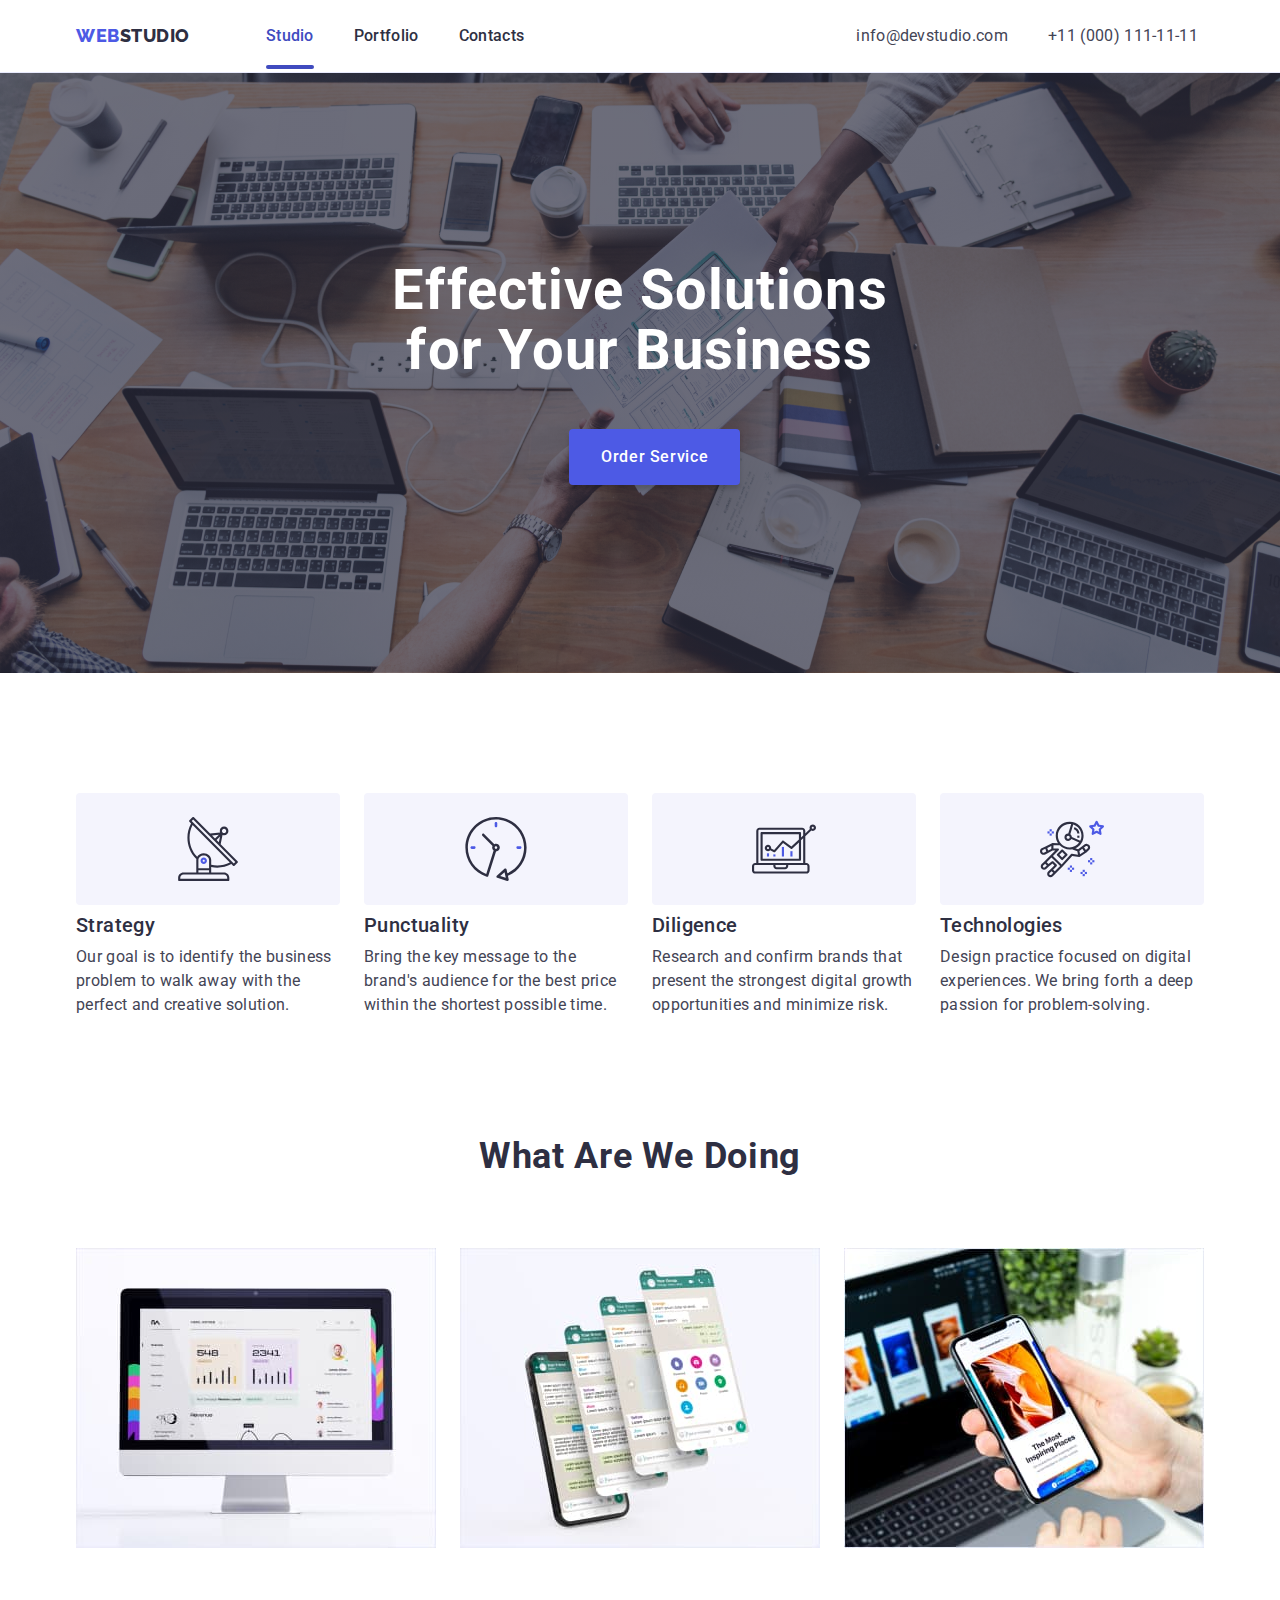
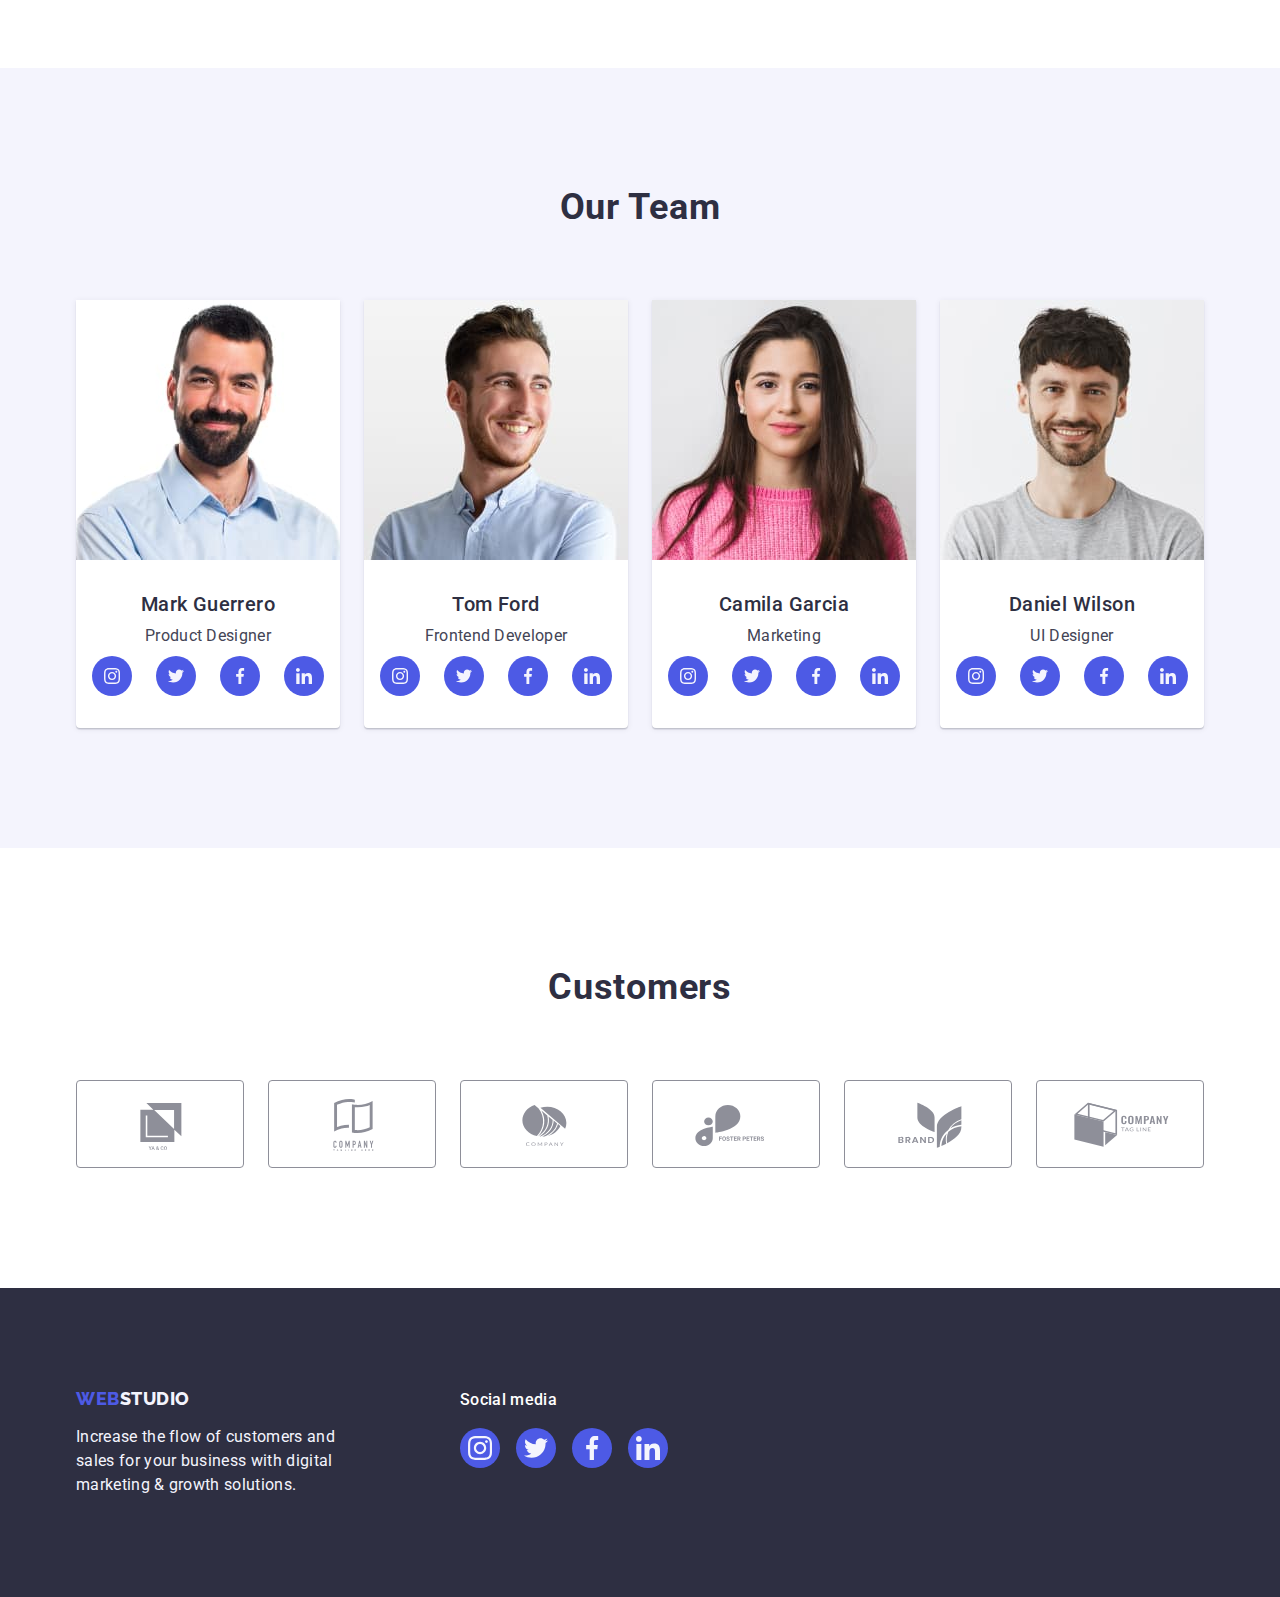
<file: index.html>
<!DOCTYPE html>
<html lang="en">

<head>
    <meta charset="UTF-8">
    <meta http-equiv="X-UA-Compatible" content="IE=edge">
    <meta name="viewport" content="width=, initial-scale=1.0">
    <title>WebStudio</title>
    <link rel="stylesheet" href="https://cdn.jsdelivr.net/npm/modern-normalize@1.1.0/modern-normalize.min.css">
    <link rel="stylesheet" href="./css/styles.css">
    <link rel="preconnect" href="https://fonts.googleapis.com">
    <link rel="preconnect" href="https://fonts.gstatic.com" crossorigin>
    <link
        href="https://fonts.googleapis.com/css2?family=Raleway:wght@800&family=Roboto:wght@400;500;700;900&display=swap"
        rel="stylesheet">
</head>

<body>
    <!-- Header -->
    <header class="header">
        <div class="header-container container">
            <nav class="header-main-nav">
                <a href="./index.html" class="header-logo-link link">Web<span class="header-logo-text">Studio</span>
                </a>
                <ul class="header-nav-list list">
                    <li><a href="./index.html" class="header-li-link current link">Studio</a></li>
                    <li><a href="./portfolio.html" class="header-li-link link ">Portfolio</a></li>
                    <li><a href="" class="header-li-link link">Contacts</a></li>
                </ul>
            </nav>
            <address class="header-main-address">
                <ul class="header-address-list list">
                    <li><a href="mailto:info@devstudio.com" class="header-address-link link">info@devstudio.com</a></li>
                    <li><a href="tel:+110001111111" class="header-address-link link">+11 (000) 111-11-11</a></li>
                </ul>
            </address>
        </div>
    </header>


    <!-- Main Content -->
    <main>
        <!-- Banner -->
        <section class="main-banner">
            <div class="main-container container">
                <h1 class="banner-text">Effective Solutions <br> for Your Business</h1>
                <button type="button" class="banner-button" data-modal-open>Order Service</button>
            </div>
        </section>

        <!-- Description -->
        <section class="description-section section">
            <div class="description-container container">
                <h2 class="main-dscr-item">Description</h2>
                <ul class="dscr-section-list list">
                    <li class="dscr-section-li">
                        <div class="dscr-icons-div">
                            <svg class="" width="64" height="64">
                                <use href="./images/icons.svg#antenna"></use>
                            </svg>
                        </div>
                        <h3 class="dscr-section-name">Strategy</h3>
                        <p class="dscr-section-text">Our goal is to identify the business
                            problem to walk away with the perfect and creative solution.</p>
                    </li>
                    <li class="dscr-section-li">
                        <div class="dscr-icons-div">
                            <svg class="" width="64" height="64">
                                <use href="./images/icons.svg#clock"></use>
                            </svg>
                        </div>
                        <h3 class="dscr-section-name">Punctuality</h3>
                        <p class="dscr-section-text">Bring the key message to the brand's audience for the best price
                            within the shortest possible
                            time.</p>
                    </li>
                    <li class="dscr-section-li">
                        <div class="dscr-icons-div">
                            <svg class="" width="64" height="64">
                                <use href="./images/icons.svg#diagram"></use>
                            </svg>
                        </div>
                        <h3 class="dscr-section-name">Diligence</h3>
                        <p class="dscr-section-text">Research and confirm brands that present the strongest digital
                            growth
                            opportunities and minimize
                            risk.</p>
                    </li>
                    <li class="dscr-section-li">
                        <div class="dscr-icons-div">
                            <svg class="" width="64" height="64">
                                <use href="./images/icons.svg#astronaut"></use>
                            </svg>
                        </div>
                        <h3 class="dscr-section-name">Technologies</h3>
                        <p class="dscr-section-text">Design practice focused on digital experiences. We bring forth a
                            deep passion
                            for
                            problem-solving.</p>
                    </li>
                </ul>
            </div>
        </section>
        <!-- Our Work -->
        <section class="work-section">
            <div class="container">
                <h2 class="work-name">What are we doing</h2>
                <ul class="work-list list">
                    <li class="work-list-li"><img src="./images/rectangle-71-(4).jpg" alt="computer" width="360"></li>
                    <li class="work-list-li"><img src="./images/rectangle-71-(3).jpg" alt="application" width="360">
                    </li>
                    <li class="work-list-li"><img src="./images/rectangle-71-(2).jpg" alt="telephone" width="360"></li>
                </ul>
            </div>
        </section>
        <!-- Team -->
        <section class="main-team section">
            <div class="team-container container">
                <h2 class="work-name">Our Team</h2>
                <ul class="team-list list">
                    <li class="main-card-team">
                        <img src="./images/img.jpg" alt="worker1" width="264" height="260">
                        <div class="team-card-div">
                            <h3 class="dscr-section-name">Mark Guerrero</h3>
                            <p class="dscr-section-text">Product Designer</p>

                            <ul class="team-icons-list">
                                <li class="team-icons">
                                    <a href="" class="team-icons-link" target="_blank" rel="noopener noreferrer"
                                        aria-label="intsagram icon">
                                        <svg class="team-svg-icons" width="16" height="16">
                                            <use href="./images/icons.svg#instagram"></use>
                                        </svg>
                                    </a>
                                </li>
                                <li class="team-icons">
                                    <a href="" class="team-icons-link" target="_blank" rel="noopener noreferrer"
                                        aria-label="twitter icon">
                                        <svg class="team-svg-icons" width="16" height="16">
                                            <use href="./images/icons.svg#twitter"></use>
                                        </svg>
                                    </a>
                                </li>
                                <li class="team-icons">
                                    <a href="" class="team-icons-link" target="_blank" rel="noopener noreferrer"
                                        aria-label="facebook icon">
                                        <svg class="team-svg-icons" width="16" height="16">
                                            <use href="./images/icons.svg#facebook"></use>
                                        </svg>
                                    </a>
                                </li>
                                <li class="team-icons">
                                    <a href="" class="team-icons-link" target="_blank" rel="noopener noreferrer"
                                        aria-label="linkedin icon">
                                        <svg class="team-svg-icons" width="16" height="16">
                                            <use href="./images/icons.svg#linkedin"></use>
                                        </svg>
                                    </a>
                                </li>
                            </ul>
                        </div>
                    </li>
                    <li class="main-card-team">
                        <img src="./images/img(1).jpg" alt="worker2" width="264" height="260">
                        <div class="team-card-div">
                            <h3 class="dscr-section-name">Tom Ford</h3>
                            <p class="dscr-section-text">Frontend Developer</p>
                            <ul class="team-icons-list">
                                <li class="team-icons">
                                    <a href="" class="team-icons-link" target="_blank" rel="noopener noreferrer"
                                        aria-label="intsagram icon">
                                        <svg class="team-svg-icons" width="16" height="16">
                                            <use href="./images/icons.svg#instagram"></use>
                                        </svg>
                                    </a>
                                </li>
                                <li class="team-icons">
                                    <a href="" class="team-icons-link" target="_blank" rel="noopener noreferrer"
                                        aria-label="twitter icon">
                                        <svg class="team-svg-icons" width="16" height="16">
                                            <use href="./images/icons.svg#twitter"></use>
                                        </svg>
                                    </a>
                                </li>
                                <li class="team-icons">
                                    <a href="" class="team-icons-link" target="_blank" rel="noopener noreferrer"
                                        aria-label="facebook icon">
                                        <svg class="team-svg-icons" width="16" height="16">
                                            <use href="./images/icons.svg#facebook"></use>
                                        </svg>
                                    </a>
                                </li>
                                <li class="team-icons">
                                    <a href="" class="team-icons-link" target="_blank" rel="noopener noreferrer"
                                        aria-label="linkedin icon">
                                        <svg class="team-svg-icons" width="16" height="16">
                                            <use href="./images/icons.svg#linkedin"></use>
                                        </svg>
                                    </a>
                                </li>
                            </ul>
                        </div>
                    </li>
                    <li class="main-card-team">
                        <img src="./images/img(2).jpg" alt="worker3" width="264" height="260">
                        <div class="team-card-div">
                            <h3 class="dscr-section-name">Camila Garcia</h3>
                            <p class="dscr-section-text">Marketing</p>
                            <ul class="team-icons-list">
                                <li class="team-icons">
                                    <a href="" class="team-icons-link" target="_blank" rel="noopener noreferrer"
                                        aria-label="intsagram icon">
                                        <svg class="team-svg-icons" width="16" height="16">
                                            <use href="./images/icons.svg#instagram"></use>
                                        </svg>
                                    </a>
                                </li>
                                <li class="team-icons">
                                    <a href="" class="team-icons-link" target="_blank" rel="noopener noreferrer"
                                        aria-label="twitter icon">
                                        <svg class="team-svg-icons" width="16" height="16">
                                            <use href="./images/icons.svg#twitter"></use>
                                        </svg>
                                    </a>
                                </li>
                                <li class="team-icons">
                                    <a href="" class="team-icons-link" target="_blank" rel="noopener noreferrer"
                                        aria-label="facebook icon">
                                        <svg class="team-svg-icons" width="16" height="16">
                                            <use href="./images/icons.svg#facebook"></use>
                                        </svg>
                                    </a>
                                </li>
                                <li class="team-icons">
                                    <a href="" class="team-icons-link" target="_blank" rel="noopener noreferrer"
                                        aria-label="linkedin icon">
                                        <svg class="team-svg-icons" width="16" height="16">
                                            <use href="./images/icons.svg#linkedin"></use>
                                        </svg>
                                    </a>
                                </li>
                            </ul>
                        </div>
                    </li>
                    <li class="main-card-team">
                        <img src="./images/img(3).jpg" alt="worker4" width="264" height="260">
                        <div class="team-card-div">
                            <h3 class="dscr-section-name">Daniel Wilson</h3>
                            <p class="dscr-section-text">UI Designer</p>
                            <ul class="team-icons-list">
                                <li class="team-icons">
                                    <a href="" class="team-icons-link" target="_blank" rel="noopener noreferrer"
                                        aria-label="intsagram icon">
                                        <svg class="team-svg-icons" width="16" height="16">
                                            <use href="./images/icons.svg#instagram"></use>
                                        </svg>
                                    </a>
                                </li>
                                <li class="team-icons">
                                    <a href="" class="team-icons-link" target="_blank" rel="noopener noreferrer"
                                        aria-label="twitter icon">
                                        <svg class="team-svg-icons" width="16" height="16">
                                            <use href="./images/icons.svg#twitter"></use>
                                        </svg>
                                    </a>
                                </li>
                                <li class="team-icons">
                                    <a href="" class="team-icons-link" target="_blank" rel="noopener noreferrer"
                                        aria-label="facebook icon">
                                        <svg class="team-svg-icons" width="16" height="16">
                                            <use href="./images/icons.svg#facebook"></use>
                                        </svg>
                                    </a>
                                </li>
                                <li class="team-icons">
                                    <a href="" class="team-icons-link" target="_blank" rel="noopener noreferrer"
                                        aria-label="linkedin icon">
                                        <svg class="team-svg-icons" width="16" height="16">
                                            <use href="./images/icons.svg#linkedin"></use>
                                        </svg>
                                    </a>
                                </li>
                            </ul>
                        </div>
                    </li>
                </ul>
            </div>
        </section>
        <!-- Customers -->
        <section class="section">
            <div class="container">
                <h2 class="work-name">Customers</h2>
                <ul class="customers-list">
                    <li class="customers-icon">
                        <a href="" class="customers-link">
                            <svg class="customers-svg-icon" width="104" height="56">
                                <use href="./images/icons.svg#Logo"></use>
                            </svg>
                        </a>
                    </li>
                    <li class="customers-icon">
                        <a href="" class="customers-link">
                            <svg class="customers-svg-icon" width="104" height="56">
                                <use href="./images/icons.svg#Logo-1"></use>
                            </svg>
                        </a>
                    </li>
                    <li class="customers-icon">
                        <a href="" class="customers-link">
                            <svg class="customers-svg-icon" width="104" height="56">
                                <use href="./images/icons.svg#Logo-2"></use>
                            </svg>
                        </a>
                    </li>
                    <li class="customers-icon">
                        <a href="" class="customers-link">
                            <svg class="customers-svg-icon" width="104" height="56">
                                <use href="./images/icons.svg#Logo-3"></use>
                            </svg>
                        </a>
                    </li>
                    <li class="customers-icon">
                        <a href="" class="customers-link">
                            <svg class="customers-svg-icon" width="104" height="56">
                                <use href="./images/icons.svg#Logo-4"></use>
                            </svg>
                        </a>
                    </li>
                    <li class="customers-icon">
                        <a href="" class="customers-link">
                            <svg class="customers-svg-icon" width="104" height="56">
                                <use href="./images/icons.svg#Logo-5"></use>
                            </svg>
                        </a>
                    </li>
                </ul>
            </div>
        </section>

    </main>

    <!-- Footer -->
    <footer class="footer">
        <div class="footer-container container">
            <div>
                <a href="./index.html" class="footer-logo-link link">Web<span class="footer-logo-text">Studio</span></a>
                <p class="footer-text-p">Increase the flow of customers and sales for your business with digital marketing
                    &
                    growth solutions.</p>
            </div>

                <div class="footer-second-container">
                    <p class="footer-social-media">Social media</p> 
                    <ul class="footer-icons-list">
                        <li class="footer-icons-li">
                            <a href="" class="footer-icons-link" target="_blank" rel="noopener noreferrer"
                                aria-label="intsagram icon">
                                <svg class="footer-svg-icon" width="24" height="24">
                                    <use href="./images/icons.svg#instagram"></use>
                                </svg>
                            </a>
                        </li>
                        <li class="footer-icons-li">
                            <a href="" class="footer-icons-link" target="_blank" rel="noopener noreferrer"
                                aria-label="twitter icon">
                                <svg class="footer-svg-icon" width="24" height="24">
                                    <use href="./images/icons.svg#twitter"></use>
                                </svg>
                            </a>
                        </li>
                        <li class="footer-icons-li">
                            <a href="" class="footer-icons-link" target="_blank" rel="noopener noreferrer"
                                aria-label="facebook icon">
                                <svg class="footer-svg-icon" width="24" height="24">
                                    <use href="./images/icons.svg#facebook"></use>
                                </svg>
                            </a>
                        </li>
                        <li class="footer-icons-li">
                            <a href="" class="footer-icons-link" target="_blank" rel="noopener noreferrer"
                                aria-label="linkedin icon">
                                <svg class="footer-svg-icon" width="24" height="24">
                                    <use href="./images/icons.svg#linkedin"></use>
                                </svg>
                            </a>
                        </li>
                    </ul>
                </div>
        </div>
    </footer>

    <!-- Modal -->
    <div class="modal-bg is-hidden" data-modal>
        <div class="modal">
            <button type="button" class="modal-close-button" data-modal-close>
                <svg class="modal-close-icon" width="8" height="8px">
                    <use href="./images/icons.svg#close-modal"></use>
                </svg>
            </button>
        </div>
    </div>
</body>

<script src="./js/modal.js"></script>
</html>
</file>
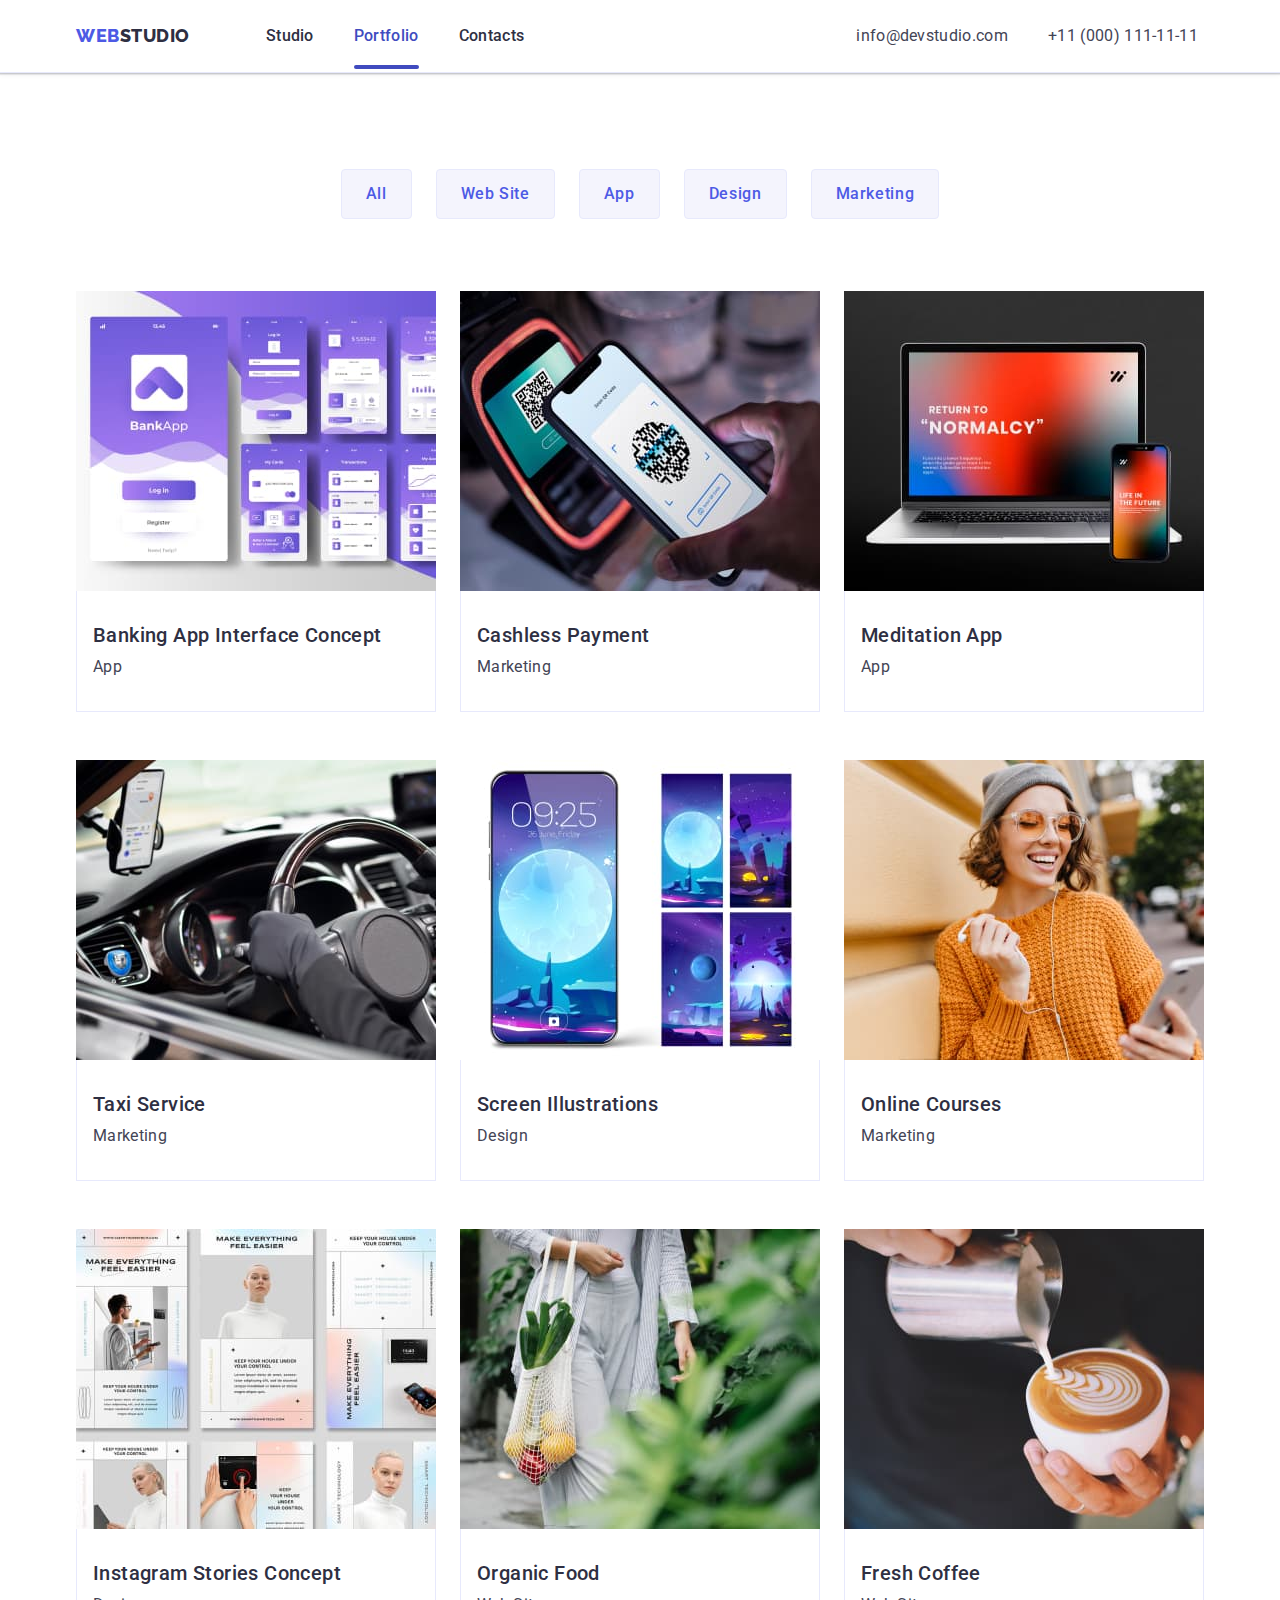
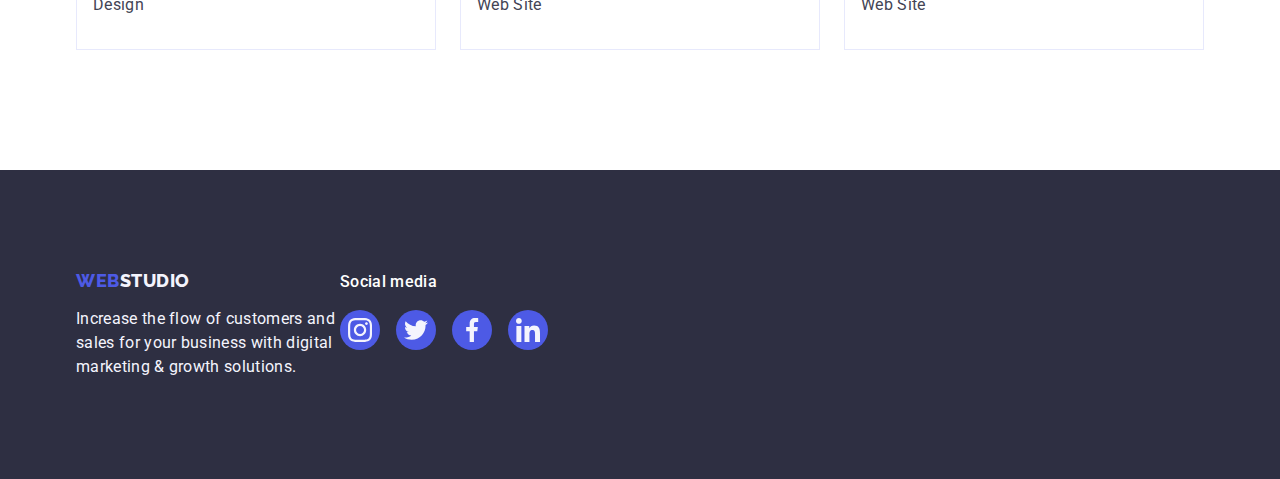
<file: portfolio.html>
<!DOCTYPE html>
<html lang="en">

<head>
    <meta charset="UTF-8">
    <meta http-equiv="X-UA-Compatible" content="IE=edge">
    <meta name="viewport" content="width=device-width, initial-scale=1.0">
    <title>Portfolio</title>
    <link rel="stylesheet" href="https://cdn.jsdelivr.net/npm/modern-normalize@1.1.0/modern-normalize.min.css">
    <link rel="stylesheet" href="./css/styles.css">
    <link rel="preconnect" href="https://fonts.googleapis.com">
    <link rel="preconnect" href="https://fonts.gstatic.com" crossorigin>
    <link
        href="https://fonts.googleapis.com/css2?family=Raleway:wght@800&family=Roboto:wght@400;500;700;900&display=swap"
        rel="stylesheet">
</head>

<body>
    <!-- Header -->
    <header class="header">
        <div class="header-container container">
            <nav class="header-main-nav">
                <a href="./index.html" class="header-logo-link link">Web<span class="header-logo-text">Studio</span>
                </a>
                <ul class="header-nav-list list">
                    <li><a href="./index.html" class="header-li-link link">Studio</a></li>
                    <li><a href="./portfolio.html" class="header-li-link current link ">Portfolio</a></li>
                    <li><a href="" class="header-li-link link">Contacts</a></li>
                </ul>
            </nav>
            <address class="header-main-address">
                <ul class="header-address-list list">
                    <li><a href="mailto:info@devstudio.com" class="header-address-link link">info@devstudio.com</a></li>
                    <li><a href="tel:+110001111111" class="header-address-link link">+11 (000) 111-11-11</a></li>
                </ul>
            </address>
        </div>
    </header>

    <!-- Main Content -->
    <main>
        <section class="portfolio-section">
            <div class="portfolio-container container">
                <h1 class="main-services">Our services</h1>
                <!-- Buttons -->
                <ul class="portfolio-list list">
                    <li><button type="button" class="main-button">All</button></li>
                    <li><button type="button" class="main-button">Web Site</button></li>
                    <li><button type="button" class="main-button">App</button></li>
                    <li><button type="button" class="main-button">Design</button></li>
                    <li><button type="button" class="main-button">Marketing</button></li>
                </ul>
                <!-- Cards -->
                <ul class="portfolio-cards-list list">
                    <li class="portfolio-cards-li">
                        <a href="" class="main-card-link link">
                            <div class="portfolio-div-overlay">
                                <img src="./images/img-8.jpg" alt="Banking App" width="360">
                                <p class="overlay">14 Stylish and User-Friendly App Design Concepts · Task Manager App ·
                                    Calorie Tracker App · Exotic Fruit Ecommerce App · Cloud Storage App</p>
                            </div>
                            <div class="portfolio-div">
                                <h2 class="portfolio-name">Banking App Interface Concept</h2>
                                <p class="portfolio-text">App</p>
                            </div>
                        </a>
                    </li>
                    <li class="portfolio-cards-li">
                        <a href="" class="main-card-link link">
                            <div class="portfolio-div-overlay">
                                <img src="./images/img-7.jpg" alt="Card Payment" width="360">
                                <p class="overlay">14 Stylish and User-Friendly App Design Concepts · Task Manager App ·
                                    Calorie Tracker App · Exotic Fruit Ecommerce App · Cloud Storage App</p>
                            </div>
                            <div class="portfolio-div">
                                <h2 class="portfolio-name">Cashless Payment</h2>
                                <p class="portfolio-text">Marketing</p>
                            </div>
                        </a>
                    </li>
                    <li class="portfolio-cards-li">
                        <a href="" class="main-card-link link">
                            <div class="portfolio-div-overlay">
                                <img src="./images/img-6.jpg" alt="Application" width="360">
                                <p class="overlay">14 Stylish and User-Friendly App Design Concepts · Task Manager App ·
                                    Calorie Tracker App · Exotic Fruit Ecommerce App · Cloud Storage App</p>
                            </div>
                            <div class="portfolio-div">
                                <h2 class="portfolio-name">Meditation App</h2>
                                <p class="portfolio-text">App</p>
                            </div>
                        </a>
                    </li>
                    <li class="portfolio-cards-li">
                        <a href="" class="main-card-link link">
                            <div class="portfolio-div-overlay">
                                <img src="./images/img-5.jpg" alt="Taxi" width="360">
                                <p class="overlay">14 Stylish and User-Friendly App Design Concepts · Task Manager App ·
                                    Calorie Tracker App · Exotic Fruit Ecommerce App · Cloud Storage App</p>
                            </div>
                            <div class="portfolio-div">
                                <h2 class="portfolio-name">Taxi Service</h2>
                                <p class="portfolio-text">Marketing</p>
                            </div>
                        </a>
                    </li>
                    <li class="portfolio-cards-li">
                        <a href="" class="main-card-link link">
                            <div class="portfolio-div-overlay">
                                <img src="./images/img-4.jpg" alt="Wallpaper" width="360">
                                <p class="overlay">14 Stylish and User-Friendly App Design Concepts · Task Manager App ·
                                    Calorie Tracker App · Exotic Fruit Ecommerce App · Cloud Storage App</p>
                            </div>
                            <div class="portfolio-div">
                                <h2 class="portfolio-name">Screen Illustrations</h2>
                                <p class="portfolio-text">Design</p>
                            </div>
                        </a>
                    </li>
                    <li class="portfolio-cards-li">
                        <a href="" class="main-card-link link">
                            <div class="portfolio-div-overlay">
                                <img src="./images/img-3.jpg" alt="Smiling woman" width="360">
                                <p class="overlay">14 Stylish and User-Friendly App Design Concepts · Task Manager App ·
                                    Calorie Tracker App · Exotic Fruit Ecommerce App · Cloud Storage App</p>
                            </div>
                            <div class="portfolio-div">
                                <h2 class="portfolio-name">Online Courses</h2>
                                <p class="portfolio-text">Marketing</p>
                            </div>
                        </a>
                    </li>
                    <li class="portfolio-cards-li">
                        <a href="" class="main-card-link link">
                            <div class="portfolio-div-overlay">
                                <img src="./images/img-2.jpg" alt="Instagram Stories" width="360">
                                <p class="overlay">14 Stylish and User-Friendly App Design Concepts · Task Manager App ·
                                    Calorie Tracker App · Exotic Fruit Ecommerce App · Cloud Storage App</p>
                            </div>
                            <div class="portfolio-div">
                                <h2 class="portfolio-name">Instagram Stories Concept</h2>
                                <p class="portfolio-text">Design</p>
                            </div>
                        </a>
                    </li>
                    <li class="portfolio-cards-li">
                        <a href="" class="main-card-link link">
                            <div class="portfolio-div-overlay">
                                <img src="./images/img-1.jpg" alt="Package of products" width="360">
                                <p class="overlay">14 Stylish and User-Friendly App Design Concepts · Task Manager App ·
                                    Calorie Tracker App · Exotic Fruit Ecommerce App · Cloud Storage App</p>
                            </div>
                            <div class="portfolio-div">
                                <h2 class="portfolio-name">Organic Food</h2>
                                <p class="portfolio-text">Web Site</p>
                            </div>
                        </a>
                    </li>
                    <li class="portfolio-cards-li">
                        <a href="" class="main-card-link link">
                            <div class="portfolio-div-overlay">
                                <img src="./images/iimg.jpg" alt="Coffee" width="360">
                                <p class="overlay">14 Stylish and User-Friendly App Design Concepts · Task Manager App ·
                                    Calorie Tracker App · Exotic Fruit Ecommerce App · Cloud Storage App</p>
                            </div>
                            <div class="portfolio-div">
                                <h2 class="portfolio-name">Fresh Coffee</h2>
                                <p class="portfolio-text">Web Site</p>
                            </div>
                        </a>
                    </li>
                </ul>
            </div>
        </section>
    </main>

    <!-- Footer -->
    <footer class="footer">
        <div class="footer-container container">
            <div>
                <a href="./index.html" class="footer-logo-link link">Web<span class="footer-logo-text">Studio</span></a>
                <p class="footer-text-p">Increase the flow of customers and sales for your business with digital
                    marketing
                    &
                    growth solutions.</p>
            </div>

            <div>
                <p class="footer-social-media">Social media</p>
                <ul class="footer-icons-list">
                    <li class="footer-icons-li">
                        <a href="" class="footer-icons-link" target="_blank" rel="noopener noreferrer"
                            aria-label="intsagram icon">
                            <svg class="footer-svg-icon" width="24" height="24">
                                <use href="./images/icons.svg#instagram"></use>
                            </svg>
                        </a>
                    </li>
                    <li class="footer-icons-li">
                        <a href="" class="footer-icons-link" target="_blank" rel="noopener noreferrer"
                            aria-label="twitter icon">
                            <svg class="footer-svg-icon" width="24" height="24">
                                <use href="./images/icons.svg#twitter"></use>
                            </svg>
                        </a>
                    </li>
                    <li class="footer-icons-li">
                        <a href="" class="footer-icons-link" target="_blank" rel="noopener noreferrer"
                            aria-label="facebook icon">
                            <svg class="footer-svg-icon" width="24" height="24">
                                <use href="./images/icons.svg#facebook"></use>
                            </svg>
                        </a>
                    </li>
                    <li class="footer-icons-li">
                        <a href="" class="footer-icons-link" target="_blank" rel="noopener noreferrer"
                            aria-label="linkedin icon">
                            <svg class="footer-svg-icon" width="24" height="24">
                                <use href="./images/icons.svg#linkedin"></use>
                            </svg>
                        </a>
                    </li>
                </ul>
            </div>
        </div>
    </footer>
</body>

</html>
</file>
<file: css/styles.css>
:root {
  /* Fonts */
  --primary-font: Roboto, sans-serif;
  --secondary-font: Raleway, sans-serif;
  /* Colors */
  --main-txt-cl: #434455;
  --secondary-txt-cl: #2e2f42;
  --background-cl: #fff;
  --accent-cl: #4d5ae5;
  --hover-cl: #404bbf;
  --section-cl: #f4f4fd;
  --cards-cl: #e7e9fc;
  --customers-icon: #8e8f99;
  --footer-hover: #31d0aa;
  --modal-bg: #fcfcfc;
  --transition-duration: 250ms;
  --transition-timing-function: cubic-bezier(0.4, 0, 0.2, 1);
}

body {
  font-family: var(--primary-font);
  font-size: 16px;
  line-height: 1.5;
  letter-spacing: 0.02em;
  color: var(--main-txt-cl);
  background-color: var(--background-cl);
}

.list {
  list-style: none;
}

.link {
  text-decoration: none;
}

/* Header  */
.header {
  border-bottom: 1px solid var(--cards-cl);
  box-shadow: 0px 2px 1px rgba(46, 47, 66, 0.08),
    0px 1px 1px rgba(46, 47, 66, 0.16), 0px 1px 6px rgba(46, 47, 66, 0.08);
}

.header-logo-link {
  font-family: var(--secondary-font);
  font-weight: 800;
  font-size: 18px;
  line-height: 1.17;
  letter-spacing: 0.03em;
  text-transform: uppercase;
  color: var(--accent-cl);
  margin-right: 76px;
  display: inline-block;
}

.header-logo-text {
  color: var(--secondary-txt-cl);
}

.header-main-nav {
  margin-right: 332px;
  display: flex;
  align-items: center;
}

.header-nav-list {
  font-weight: 500;
  color: var(--secondary-txt-cl);
  display: flex;
  padding-top: 24px;
  padding-bottom: 24px;
  gap: 40px;
}

.header-li-link {
  position: relative;
  color: var(--secondary-txt-cl);
  padding: 24px 0;
  transition: color var(--transition-duration) var(--transition-timing-function);
}

.header-li-link:hover,
.header-li-link:focus {
  color: var(--hover-cl);
}

.current::after{
  content: '';
  position: absolute;
  left: 0;
  bottom: 0;
  width: 100%;
  height: 4px;
  display: block;
  border-radius: 2px;
  background-color: var(--hover-cl);
}

.header-li-link.current{
  color: var(--hover-cl);
}

.header-main-address {
  font-style: normal;
}

.header-address-link {
  color: var(--main-txt-cl);
  transition: color var(--transition-duration) var(--transition-timing-function);
}

.header-address-link:hover,
.header-address-link:focus {
  color: var(--hover-cl);
}

.header-container {
  display: flex;
  align-items: center;
}

.header-address-list {
  display: flex;
  align-items: center;
  gap: 40px;
}

/* Main */

/* Banner */

.main-banner {
  background-color: var(--secondary-txt-cl);
  padding-bottom: 188px;
  padding-top: 188px;
  max-width: 1440px;
  background-image: linear-gradient(
      rgba(46, 47, 66, 0.7),
      rgba(46, 47, 66, 0.7)
    ),
    url(../images/peopleoffice.jpg);
  background-size: cover;
  background-repeat: no-repeat;
  background-position: center;
  margin-left: auto;
  margin-right: auto;
}

.banner-text {
  font-size: 56px;
  line-height: 1.07;
  letter-spacing: 0.02em;
  color: var(--background-cl);
  margin-bottom: 48px;
  max-width: 496px;
  margin-right: auto;
  margin-left: auto;
  text-align: center;
}

.banner-button {
  font-family: "Roboto", sans-serif;
  font-weight: 500;
  font-size: 16px;
  line-height: 1.5;
  letter-spacing: 0.04em;
  background: var(--accent-cl);
  color: var(--background-cl);
  min-width: 169px;
  height: 56px;
  padding: 16px 32px;
  gap: 10px;
  border-radius: 4px;
  display: block;
  border: none;
  cursor: pointer;
  margin-left: 493px;
  box-shadow: 0px 4px 4px rgba(0, 0, 0, 0.15);
  transition: background-color var(--transition-duration) var(--transition-timing-function);
}

.banner-button:hover,
.banner-button:focus {
  background-color: var(--hover-cl);
  cursor: pointer;
}

/* Description */

.dscr-section-li {
  width: calc((100% - 72px) / 4);
}

.dscr-section-list {
  display: flex;
  align-items: flex-start;
  gap: 24px;
}

.dscr-section-name {
  font-weight: 500;
  font-size: 20px;
  line-height: 1.2;
  letter-spacing: 0.02em;
  color: var(--secondary-txt-cl);
  margin-bottom: 8px;
}

.dscr-section-text {
  font-size: 16px;
  line-height: 1.5;
  letter-spacing: 0.02em;
  color: var(--main-txt-cl);
}

.main-dscr-item {
  position: absolute;
  width: 1px;
  height: 1px;
  margin: -1px;
  border: 0;
  padding: 0;

  white-space: nowrap;
  clip-path: inset(100%);
  clip: rect(0 0 0 0);
  overflow: hidden;
}

.dscr-icons-div {
  display: flex;
  align-items: center;
  justify-content: center;
  width: 264px;
  height: 112px;
  background: var(--section-cl);
  border-radius: 4px;
  margin-bottom: 8px;
}
/* Work */

.work-section {
  padding-bottom: 120px;
}

.work-list-li {
  width: calc((100% - 48px) / 3);
}

.work-list {
  display: flex;
  align-items: flex-start;
  gap: 24px;
}

.work-name {
  font-size: 36px;
  line-height: 1.1;
  text-align: center;
  text-transform: capitalize;
  letter-spacing: 0.02em;
  color: var(--secondary-txt-cl);
  margin-bottom: 72px;
}

/* Team */
.team-list {
  display: flex;
  align-items: center;
  gap: 24px;
}

.main-team {
  background: var(--section-cl);
}

.main-card-team {
  background: var(--background-cl);
  width: calc((100% - 72px) / 4);
  box-shadow: 0px 1px 6px rgba(46, 47, 66, 0.08),
    0px 1px 1px rgba(46, 47, 66, 0.16), 0px 2px 1px rgba(46, 47, 66, 0.08);
  border-radius: 0px 0px 4px 4px;
}

.team-card-div {
  text-align: center;
  padding: 32px 16px;
  border-radius: 0px 0px 4px 4px;
  padding: 32px 0;
}

.team-icons-list {
  display: flex;
  justify-content: center;
  gap: 24px;
  margin-top: 8px;
}

.team-icons-link {
  display: flex;
  justify-content: center;
  align-items: center;
  width: 100%;
  height: 100%;
  fill: var(--section-cl);
  background-color: var(--accent-cl);
  border-radius: 50%;
  transition: background-color var(--transition-duration) var(--transition-timing-function);
}

.team-icons-link:hover,
.team-icons-link:focus {
  background-color: var(--hover-cl);
}

.team-icons {
  width: 40px;
  height: 40px;
}
/* Customers */
.customers-icon {
  width: 168px;
  height: 88px;
}

.customers-list {
  display: flex;
  gap: 24px;
}

.customers-link {
  display: flex;
  align-items: center;
  justify-content: center;
  color: var(--customers-icon);
  width: 100%;
  height: 100%;
  border: 1px solid var(--customers-icon);
  border-radius: 4px;
  transition: color var(--transition-duration) var(--transition-timing-function), border-color var(--transition-duration) var(--transition-timing-function);
}

.customers-link:hover,
.customers-link:focus {
  color: var(--hover-cl);
  border-color: var(--hover-cl);
}

.customers-svg-icon {
  fill: currentColor;
}
/* Portfolio */

.main-services {
  position: absolute;
  width: 1px;
  height: 1px;
  margin: -1px;
  border: 0;
  padding: 0;

  white-space: nowrap;
  clip-path: inset(100%);
  clip: rect(0 0 0 0);
  overflow: hidden;
}

.portfolio-name {
  font-weight: 500;
  font-size: 20px;
  line-height: 1.2;
  letter-spacing: 0.02em;
  color: var(--secondary-txt-cl);
  margin-bottom: 8px;
  justify-content: flex-start;
}

.portfolio-text {
  font-size: 16px;
  line-height: 1.5;
  letter-spacing: 0.02em;
  color: var(--main-txt-cl);
  justify-content: flex-start;
}

.portfolio-list {
  display: flex;
  align-items: flex-start;
  gap: 24px;
  margin-bottom: 72px;
  justify-content: center;
}

.portfolio-section {
  padding-top: 96px;
  padding-bottom: 120px;
}

.portfolio-cards-li {
  width: calc((100% - 48px) / 3);
}

.portfolio-div {
  padding: 32px 16px;
  border: 1px solid var(--cards-cl);
  border-top: none;
}

.portfolio-cards-list {
  display: flex;
  gap: 24px;
  row-gap: 48px;
  flex-wrap: wrap;
}

.main-button {
  font-family: "Roboto", sans-serif;
  font-weight: 500;
  font-size: 16px;
  line-height: 1.5;
  letter-spacing: 0.04em;
  background: var(--section-cl);
  color: var(--accent-cl);
  justify-content: center;
  padding: 12px 24px;
  border: 1px solid var(--cards-cl);
  border-radius: 4px;
  transition: background-color var(--transition-duration) var(--transition-timing-function), color var(--transition-duration) var(--transition-timing-function), box-shadow var(--transition-duration) var(--transition-timing-function), border var(--transition-duration) var(--transition-timing-function);
}
.main-button:hover,
.main-button:focus {
  background-color: var(--hover-cl);
  color: var(--background-cl);
  cursor: pointer;
  border: 1px solid transparent;
  box-shadow: 0px 3px 1px rgba(0, 0, 0, 0.1), 0px 2px 1px rgba(0, 0, 0, 0.08),
    0px 2px 2px rgba(0, 0, 0, 0.12);
}

.main-card-link {
  display: block;
  transition: box-shadow var(--transition-duration) var(--transition-timing-function);
}

.main-card-link:hover,
.main-card-link:focus {
  box-shadow: 0px 1px 6px rgba(46, 47, 66, 0.08),
    0px 1px 1px rgba(46, 47, 66, 0.16), 0px 2px 1px rgba(46, 47, 66, 0.08);
}

.portfolio-div-overlay {
  position: relative;
  overflow: hidden;
}

.overlay {
  position: absolute;
  top: 0;
  left: 0;
  width: 100%;
  height: 100%;
  color: var(--section-cl);
  background-color: var(--accent-cl);
  padding: 40px 32px 0;
  transform: translate(0, 100%);
  transition: transform var(--transition-duration) var(--transition-timing-function);
}

.main-card-link:hover .overlay,
.main-card-link:focus .overlay {
  transform: translate(0, 0);
}
/* Footer */

.footer {
  background: var(--secondary-txt-cl);
  padding-top: 100px;
  padding-bottom: 100px;
}

.footer-logo-text {
  color: var(--section-cl);
}

.footer-text-p {
  color: var(--section-cl);
  max-width: 264px;
}

.footer-logo-link {
  font-family: var(--secondary-font);
  font-weight: 800;
  font-size: 18px;
  line-height: 1.17;
  letter-spacing: 0.03em;
  text-transform: uppercase;
  color: var(--accent-cl);
  display: inline-block;
  margin-bottom: 16px;
}

.footer-container {
  display: flex;
  align-items: baseline;
}

.footer-second-container{
  margin-left: 120px;
}

.footer-social-media {
  font-weight: 500;
  font-size: 16px;
  line-height: 1.5;
  letter-spacing: 0.02em;
  color: var(--background-cl);
  margin-bottom: 16px;
}

.footer-icons-list {
  display: flex;
  gap: 16px;
}

.footer-icons-li {
  width: 40px;
  height: 40px;
}

.footer-icons-link {
  display: flex;
  align-items: center;
  justify-content: center;
  width: 100%;
  height: 100%;
  background-color: var(--accent-cl);
  border-radius: 50%;
  transition: background-color var(--transition-duration) var(--transition-timing-function);
}

.footer-icons-link:hover,
.footer-icons-link:focus {
  background-color: var(--footer-hover);
}

.footer-svg-icon {
  fill: var(--section-cl);
}

/* Modal */
.modal-bg {
  position: fixed;
  top: 0;
  left: 0;
  z-index: 100;
  width: 100%;
  height: 100%;
  background-color: rgba(46, 47, 66, 0.4);
  transition: opacity var(--transition-duration) var(--transition-timing-function), visibility var(--transition-duration) var(--transition-timing-function);
}

.modal {
  position: absolute;
  top: 50%;
  left: 50%;
  transform: translate(-50%, -50%);
  width: 408px;
  height: 584px;
  background-color: var(--modal-bg);
  box-shadow: 0px 1px 1px rgba(0, 0, 0, 0.14), 0px 1px 3px rgba(0, 0, 0, 0.12),
    0px 2px 1px rgba(0, 0, 0, 0.2);
  border-radius: 4px;
}

.modal-close-button{
  position: absolute;
  top: 24px;
  right: 24px;
  display: flex;
  justify-content: center;
  align-items: center;
  width: 24px;
  height: 24px;
  background-color: var(--cards-cl);
  border-radius: 50%;
  border: 1px solid rgba(0, 0, 0, 0.1);
  transition: background-color var(--transition-duration) var(--transition-timing-function);
}

.modal-close-icon{
  transition: fill var(--transition-duration) var(--transition-timing-function);
}

.modal-close-button:hover,
.modal-close-button:focus{
  background-color: var(--hover-cl);
  cursor: pointer;
}

.modal-close-button:hover .modal-close-icon,
.modal-close-button:focus .modal-close-icon{
  fill: var(--background-cl);
}

.is-hidden{
  opacity: 0;
  visibility: hidden;
  pointer-events: none;
}
/* Reset */

h1,
h2,
h3,
h4,
h5,
h6,
p {
  margin: 0;
}

ul {
  list-style: none;
  margin: 0;
  padding: 0;
}

/* ADD */

.container {
  max-width: 1158px;
  margin: 0 auto;
  padding: 0 15px;
}

.section {
  padding-top: 120px;
  padding-bottom: 120px;
}

img {
  display: block;
  max-width: 100%;
  height: auto;
}
</file>
